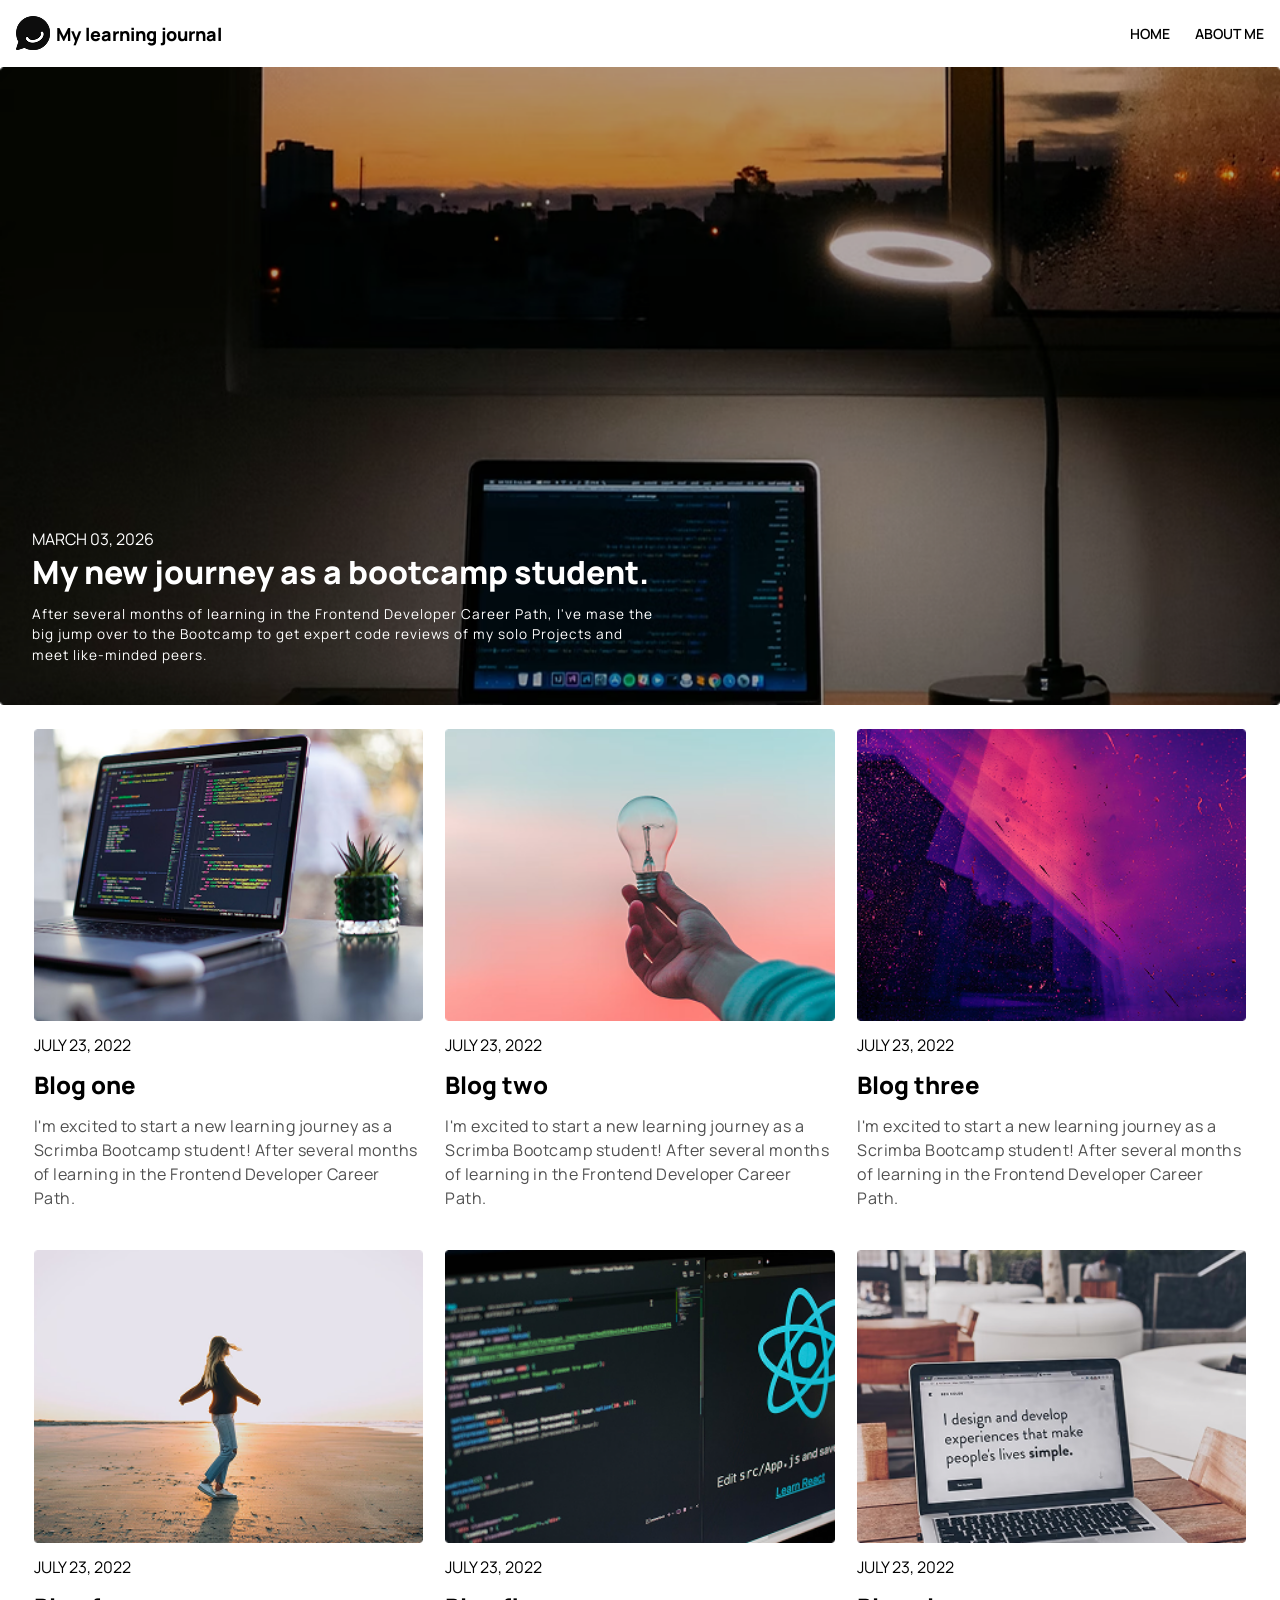
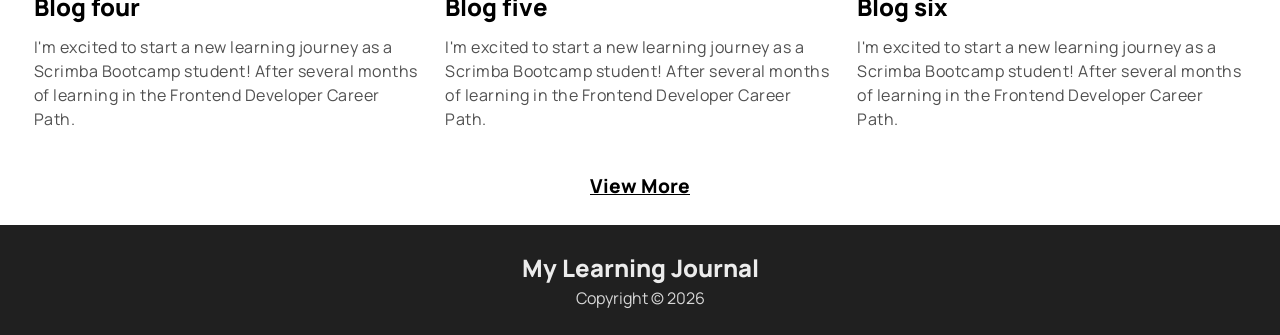
<file: index.html>
<!doctype html>
<html lang="en">
  <head>
    <meta name="viewport" content="width=device-width, initial-scale=1.0" />
    <title>My Learning Journal</title>
    <link rel="preconnect" href="https://fonts.googleapis.com" />
    <link rel="preconnect" href="https://fonts.gstatic.com" crossorigin />
    <link
      href="https://fonts.googleapis.com/css2?family=Manrope:wght@200..800&family=Source+Code+Pro:ital,wght@0,200..900;1,200..900&display=swap"
      rel="stylesheet"
    />
    <link rel="stylesheet" href="css/style.css" />
  </head>
  <body>
    <!-- Some html is provided to recent-blogs.html & about-me.html -->

    <header>
      <div class="site-logo">
        <img src="images/logo.png" alt="My learning journal logo smilie face" />
        <span>My learning journal</span>
      </div>
      <nav class="nav-bar">
        <ul>
          <li><a href="index.html">Home</a></li>
          <li><a href="about-me.html">About Me</a></li>
        </ul>
      </nav>
    </header>

    <main>
      <section class="hero-post">
        <div class="hero-post-wrapper">
          <span class="date">March 03, 2026</span>
          <h1><a href="recent-blogs.html">My new journey as a bootcamp student.</a></h1>
          <p>
            After several months of learning in the Frontend Developer Career
            Path, I've mase the big jump over to the Bootcamp to get expert code
            reviews of my solo Projects and meet like-minded peers.
          </p>
        </div>
      </section>

      <section class="main-posts">
        <article class="blog blog1">
          <img src="images/blog-image-01.png" alt="" />
          <span>july 23, 2022</span>
          <h3>Blog one</h3>
          <p>
            I'm excited to start a new learning journey as a Scrimba Bootcamp
            student! After several months of learning in the Frontend Developer
            Career Path.
          </p>
        </article>

        <article class="blog blog2">
          <img src="images/blog-image-02.png" alt="" />
          <span>july 23, 2022</span>
          <h3>Blog two</h3>
          <p>
            I'm excited to start a new learning journey as a Scrimba Bootcamp
            student! After several months of learning in the Frontend Developer
            Career Path.
          </p>
        </article>
        <article class="blog blog3">
          <img src="images/blog-image-03.png" alt="" />
          <span>july 23, 2022</span>
          <h3>Blog three</h3>
          <p>
            I'm excited to start a new learning journey as a Scrimba Bootcamp
            student! After several months of learning in the Frontend Developer
            Career Path.
          </p>
        </article>

        <article class="blog blog4">
          <img src="images/blog-image-04.png" alt="" />
          <span>july 23, 2022</span>
          <h3>Blog four</h3>
          <p>
            I'm excited to start a new learning journey as a Scrimba Bootcamp
            student! After several months of learning in the Frontend Developer
            Career Path.
          </p>
        </article>

        <article class="blog blog5">
          <img src="images/blog-image-05.png" alt="" />
          <span>july 23, 2022</span>
          <h3>Blog five</h3>
          <p>
            I'm excited to start a new learning journey as a Scrimba Bootcamp
            student! After several months of learning in the Frontend Developer
            Career Path.
          </p>
        </article>

        <article class="blog blog6">
          <img src="images/blog-image-06.png" alt="" />
          <span>july 23, 2022</span>
          <h3>Blog six</h3>
          <p>
            I'm excited to start a new learning journey as a Scrimba Bootcamp
            student! After several months of learning in the Frontend Developer
            Career Path.
          </p>
        </article>
      </section>
      <section class="view-more">
        <a href="#">View More</a>
      </section>
    </main>

    <footer>
      <div class="foot">
        <span class="site-name">My Learning Journal</span>
        <span class="copy-right">Copyright &copy; 2026</span>
      </div>
    </footer>
    
  </body>
</html>
</file>
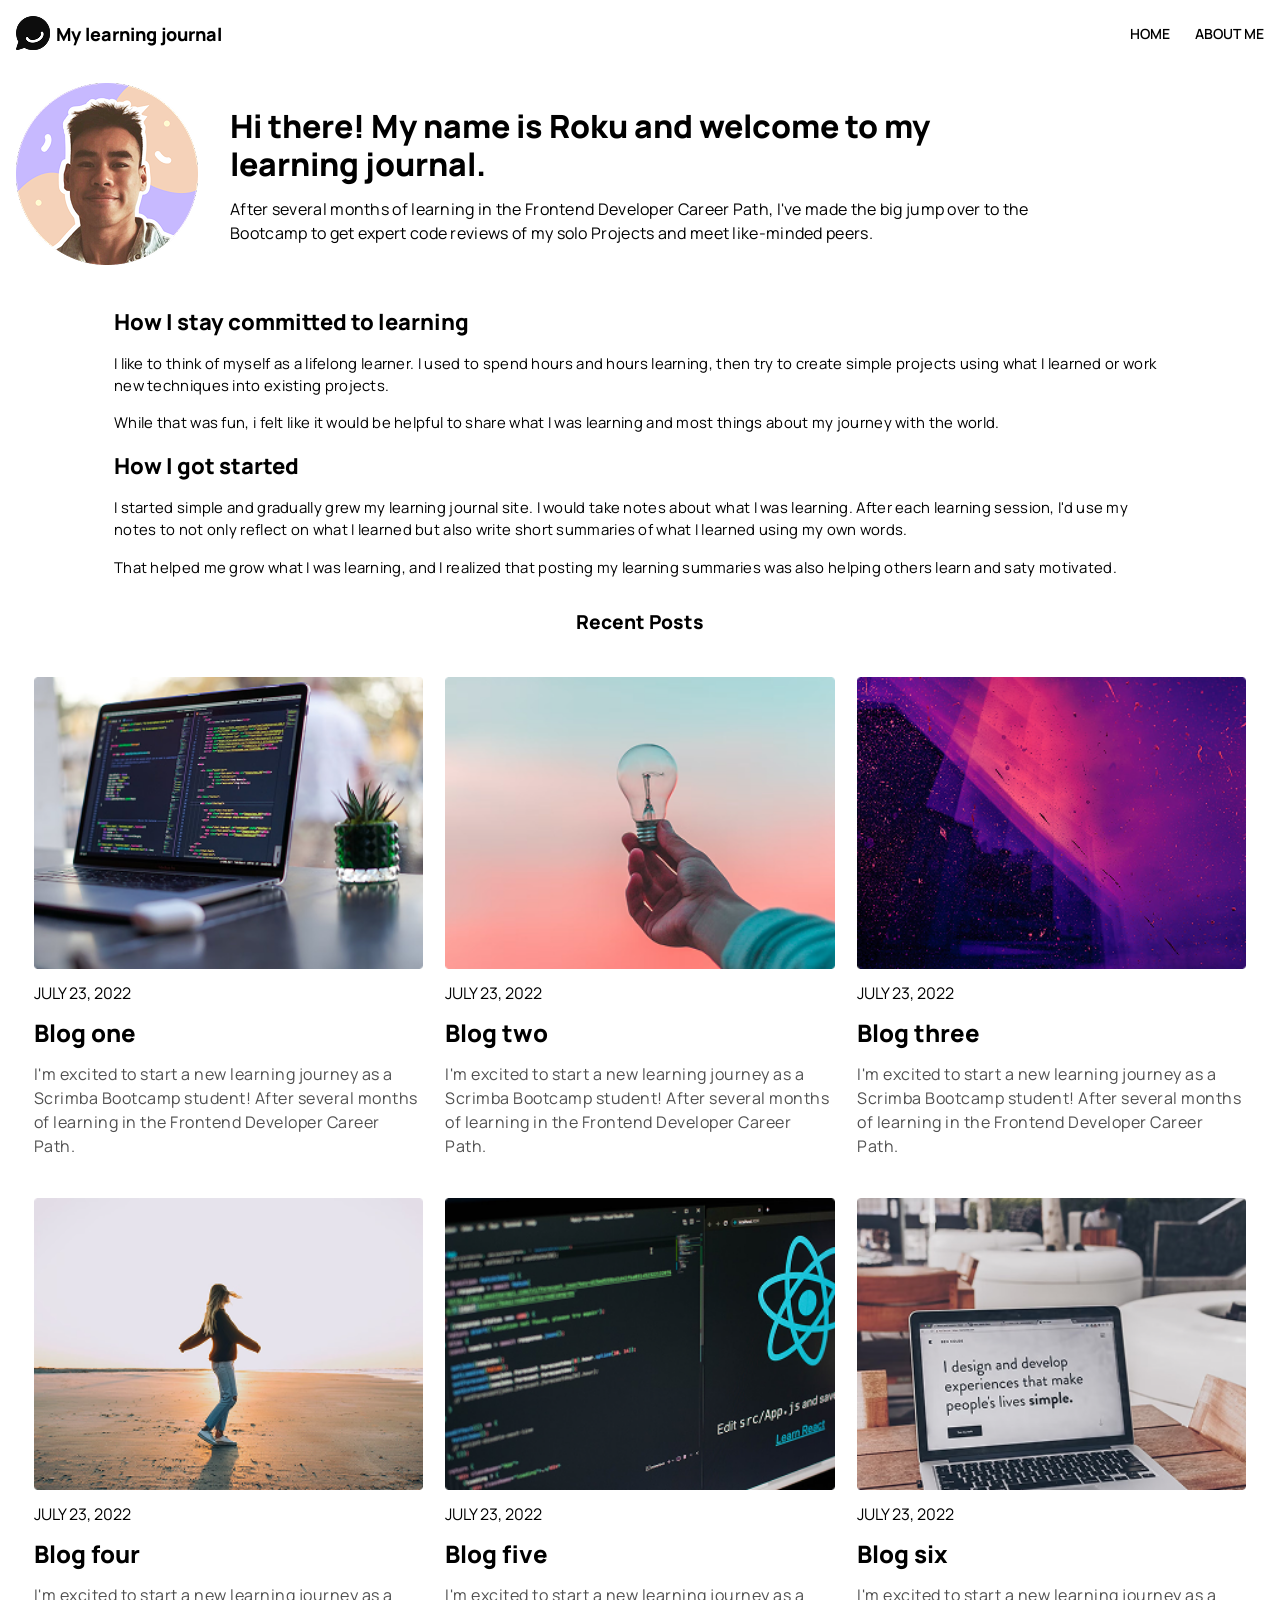
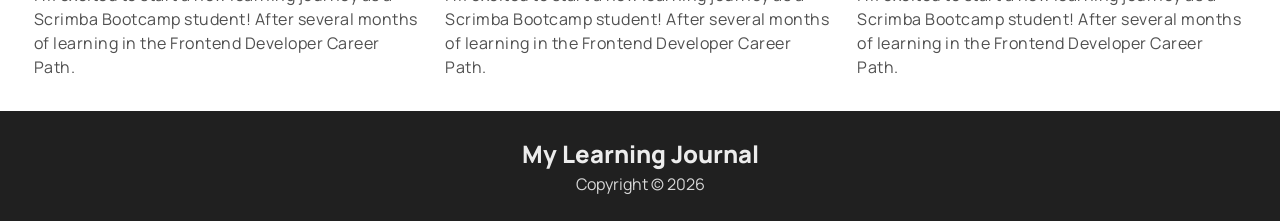
<file: about-me.html>
<!doctype html>
<html lang="en">
  <head>
    <meta name="viewport" content="width=device-width, initial-scale=1.0" />
    <title>About Me</title>
    <link rel="preconnect" href="https://fonts.googleapis.com" />
    <link rel="preconnect" href="https://fonts.gstatic.com" crossorigin />
    <link
      href="https://fonts.googleapis.com/css2?family=Manrope:wght@200..800&family=Source+Code+Pro:ital,wght@0,200..900;1,200..900&display=swap"
      rel="stylesheet"
    />
    <link rel="stylesheet" href="css/style.css" />
    <link rel="stylesheet" href="css/recent-blogs-style.css" />
    <link rel="stylesheet" href="css/about-me-style.css" />
  </head>
  <body>
    <!--  Some html is copy from index.html, recent-blogs.html-->

    <header>
      <div class="site-logo">
        <img src="images/logo.png" alt="My learning journal logo smilie face" />
        <span>My learning journal</span>
      </div>
      <nav class="nav-bar">
        <ul>
          <li><a href="index.html">Home</a></li>
          <li><a href="about-me.html">About Me</a></li>
        </ul>
      </nav>
    </header>

    <main>
      <section class="about-me">
        <div class="user-avatar">
          <img src="images/avatar.png" alt="A image of site owner." />
        </div>
        <div class="about-user">
          <h1>Hi there! My name is Roku and welcome to my learning journal.</h1>

          <p>
            After several months of learning in the Frontend Developer Career
            Path, I've made the big jump over to the Bootcamp to get expert code
            reviews of my solo Projects and meet like-minded peers.
          </p>
        </div>
      </section>
      <section class="full-blog">
        <div class="blog-description">
          <div class="disc disc-part1 user">
            <h4>How I stay committed to learning</h4>
            <p>
              I like to think of myself as a lifelong learner. I used to spend
              hours and hours learning, then try to create simple projects using
              what I learned or work new techniques into existing projects.
            </p>

            <p>
              While that was fun, i felt like it would be helpful to share what
              I was learning and most things about my journey with the world.
            </p>
          </div>

          <div class="disc disc-part2 user">
            <h4>How I got started</h4>
            <p>
              I started simple and gradually grew my learning journal site. I
              would take notes about what I was learning. After each learning
              session, I'd use my notes to not only reflect on what I learned
              but also write short summaries of what I learned using my own
              words.
            </p>

            <p>
              That helped me grow what I was learning, and I realized that
              posting my learning summaries was also helping others learn and
              saty motivated.
            </p>
          </div>
        </div>
      </section>
      <section class="recent-posts">
        <span>Recent Posts</span>
      </section>
      <section class="main-posts">
        <article class="blog blog1">
          <img src="images/blog-image-01.png" alt="" />
          <span>july 23, 2022</span>
          <h3>Blog one</h3>
          <p>
            I'm excited to start a new learning journey as a Scrimba Bootcamp
            student! After several months of learning in the Frontend Developer
            Career Path.
          </p>
        </article>

        <article class="blog blog2">
          <img src="images/blog-image-02.png" alt="" />
          <span>july 23, 2022</span>
          <h3>Blog two</h3>
          <p>
            I'm excited to start a new learning journey as a Scrimba Bootcamp
            student! After several months of learning in the Frontend Developer
            Career Path.
          </p>
        </article>
        <article class="blog blog3">
          <img src="images/blog-image-03.png" alt="" />
          <span>july 23, 2022</span>
          <h3>Blog three</h3>
          <p>
            I'm excited to start a new learning journey as a Scrimba Bootcamp
            student! After several months of learning in the Frontend Developer
            Career Path.
          </p>
        </article>

        <article class="blog blog4">
          <img src="images/blog-image-04.png" alt="" />
          <span>july 23, 2022</span>
          <h3>Blog four</h3>
          <p>
            I'm excited to start a new learning journey as a Scrimba Bootcamp
            student! After several months of learning in the Frontend Developer
            Career Path.
          </p>
        </article>

        <article class="blog blog5">
          <img src="images/blog-image-05.png" alt="" />
          <span>july 23, 2022</span>
          <h3>Blog five</h3>
          <p>
            I'm excited to start a new learning journey as a Scrimba Bootcamp
            student! After several months of learning in the Frontend Developer
            Career Path.
          </p>
        </article>

        <article class="blog blog6">
          <img src="images/blog-image-06.png" alt="" />
          <span>july 23, 2022</span>
          <h3>Blog six</h3>
          <p>
            I'm excited to start a new learning journey as a Scrimba Bootcamp
            student! After several months of learning in the Frontend Developer
            Career Path.
          </p>
        </article>
      </section>
    </main>

    <footer>
      <div class="foot">
        <span class="site-name">My Learning Journal</span>
        <span class="copy-right">Copyright &copy; 2026</span>
      </div>
    </footer>

  </body>
</html>
</file>
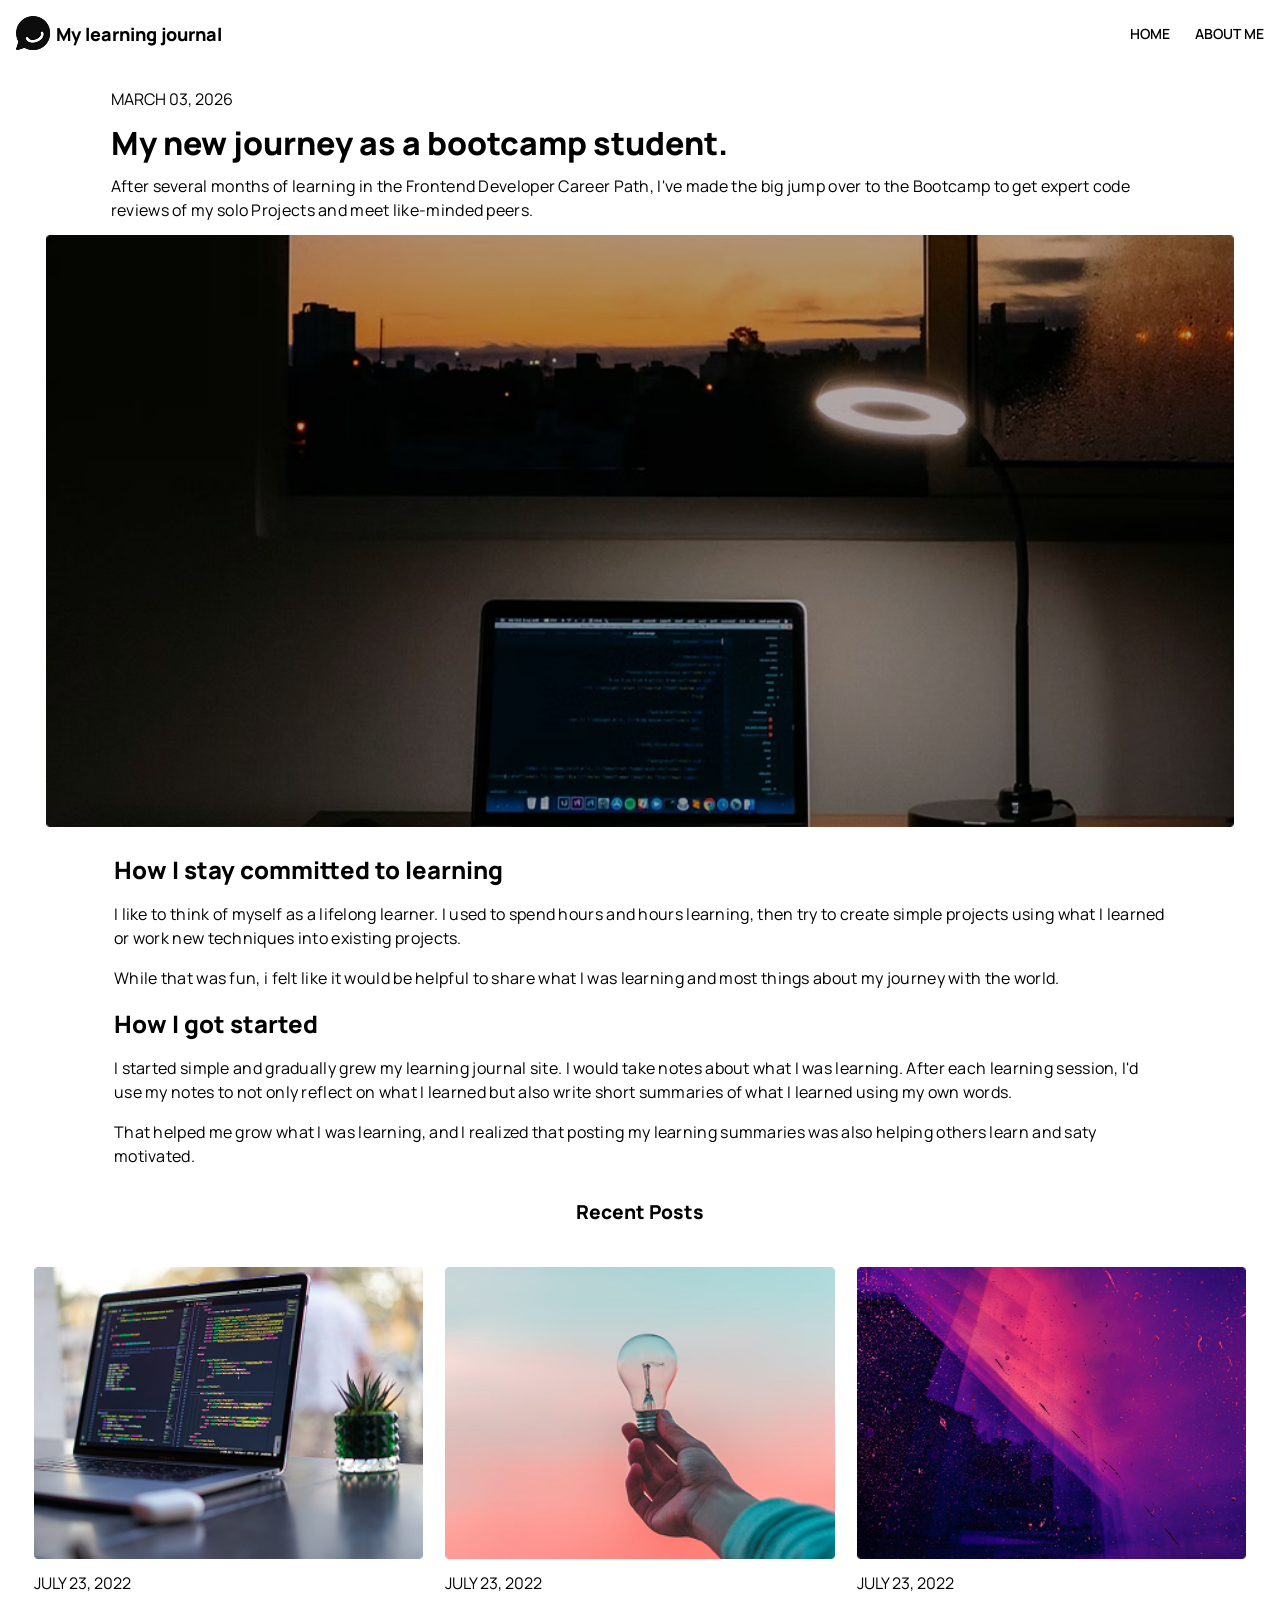
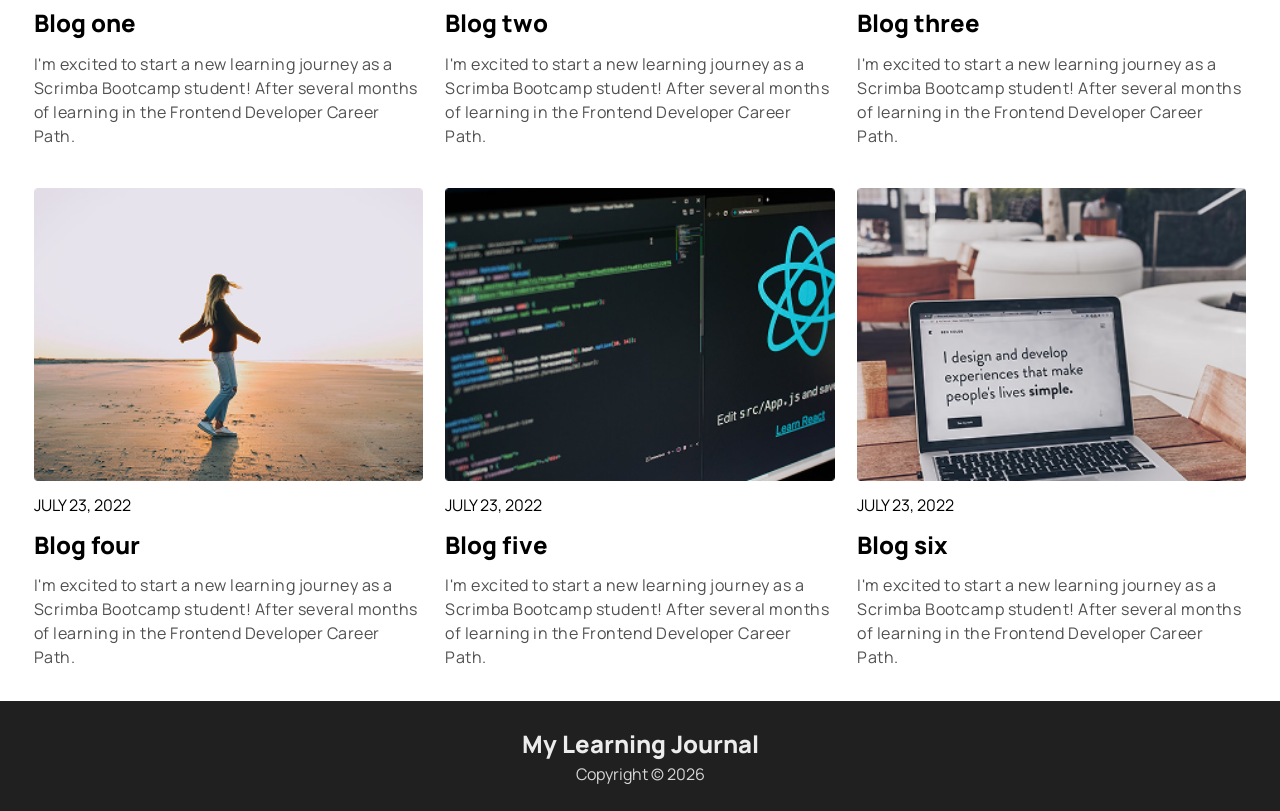
<file: recent-blogs.html>
<!doctype html>
<html lang="en">
  <head>
    <meta name="viewport" content="width=device-width, initial-scale=1.0" />
    <title>Blogs</title>
    <link rel="preconnect" href="https://fonts.googleapis.com" />
    <link rel="preconnect" href="https://fonts.gstatic.com" crossorigin />
    <link
      href="https://fonts.googleapis.com/css2?family=Manrope:wght@200..800&family=Source+Code+Pro:ital,wght@0,200..900;1,200..900&display=swap"
      rel="stylesheet"
    />
    <link rel="stylesheet" href="css/style.css" />
    <link rel="stylesheet" href="css/recent-blogs-style.css" />
  </head>
  <body>
    <!--  Some html is copy from index.html -->

    <header>
      <div class="site-logo">
        <img src="images/logo.png" alt="My learning journal logo smilie face" />
        <span>My learning journal</span>
      </div>
      <nav class="nav-bar">
        <ul>
          <li><a href="index.html">Home</a></li>
          <li><a href="about-me.html">About Me</a></li>
        </ul>
      </nav>
    </header>

    <main>
      <section class="full-blog">
        <div class="blog-head">
          <span class="date">March 03, 2026</span>
          <h1>
            <a href="recent-blogs.html"
              >My new journey as a bootcamp student.</a
            >
          </h1>
          <p>
            After several months of learning in the Frontend Developer Career
            Path, I've made the big jump over to the Bootcamp to get expert code
            reviews of my solo Projects and meet like-minded peers.
          </p>
        </div>

        <div class="blog-image">
          <img
            src="images/hero-post-01.png"
            alt="A image of laptop placed on the table in front of the window and its evening outside."
          />
        </div>

        <div class="blog-description">
          <div class="disc disc-part1">
            <h4>How I stay committed to learning</h4>
            <p>
              I like to think of myself as a lifelong learner. I used to spend
              hours and hours learning, then try to create simple projects using
              what I learned or work new techniques into existing projects.
            </p>

            <p>
              While that was fun, i felt like it would be helpful to share what
              I was learning and most things about my journey with the world.
            </p>
          </div>

          <div class="disc disc-part2">
            <h4>How I got started</h4>
            <p>
              I started simple and gradually grew my learning journal site. I
              would take notes about what I was learning. After each learning
              session, I'd use my notes to not only reflect on what I learned
              but also write short summaries of what I learned using my own
              words.
            </p>

            <p>
              That helped me grow what I was learning, and I realized that
              posting my learning summaries was also helping others learn and
              saty motivated.
            </p>
          </div>
        </div>
      </section>
      <section class="recent-posts">
        <span>Recent Posts</span>
      </section>
      <section class="main-posts">
        <article class="blog blog1">
          <img src="images/blog-image-01.png" alt="" />
          <span>july 23, 2022</span>
          <h3>Blog one</h3>
          <p>
            I'm excited to start a new learning journey as a Scrimba Bootcamp
            student! After several months of learning in the Frontend Developer
            Career Path.
          </p>
        </article>

        <article class="blog blog2">
          <img src="images/blog-image-02.png" alt="" />
          <span>july 23, 2022</span>
          <h3>Blog two</h3>
          <p>
            I'm excited to start a new learning journey as a Scrimba Bootcamp
            student! After several months of learning in the Frontend Developer
            Career Path.
          </p>
        </article>
        <article class="blog blog3">
          <img src="images/blog-image-03.png" alt="" />
          <span>july 23, 2022</span>
          <h3>Blog three</h3>
          <p>
            I'm excited to start a new learning journey as a Scrimba Bootcamp
            student! After several months of learning in the Frontend Developer
            Career Path.
          </p>
        </article>

        <article class="blog blog4">
          <img src="images/blog-image-04.png" alt="" />
          <span>july 23, 2022</span>
          <h3>Blog four</h3>
          <p>
            I'm excited to start a new learning journey as a Scrimba Bootcamp
            student! After several months of learning in the Frontend Developer
            Career Path.
          </p>
        </article>

        <article class="blog blog5">
          <img src="images/blog-image-05.png" alt="" />
          <span>july 23, 2022</span>
          <h3>Blog five</h3>
          <p>
            I'm excited to start a new learning journey as a Scrimba Bootcamp
            student! After several months of learning in the Frontend Developer
            Career Path.
          </p>
        </article>

        <article class="blog blog6">
          <img src="images/blog-image-06.png" alt="" />
          <span>july 23, 2022</span>
          <h3>Blog six</h3>
          <p>
            I'm excited to start a new learning journey as a Scrimba Bootcamp
            student! After several months of learning in the Frontend Developer
            Career Path.
          </p>
        </article>
      </section>

    </main>
    <footer>
      <div class="foot">
        <span class="site-name">My Learning Journal</span>
        <span class="copy-right">Copyright &copy; 2026</span>
      </div>
    </footer>

  </body>
</html>
</file>
<file: css/style.css>
/* This file is providing some css to recent-blogs-style.css, about-me-style.css */

/* Basic */
* {
    box-sizing: border-box;
}
html, 
body {
    margin: 0;
    padding: 0;
    color: #000;
    font-family: 'Manrope', sans-serif;
}

/* Layout */
/* header => site logo, title & nav-bar*/
header {
    display: flex;
    justify-content: space-between;
    align-items: center;
    padding: 0.5em;
}
.site-logo {
    padding: 0.5em;
    width: 60%;
    max-width: 250px;
    display: flex;
    align-items: center;
    gap: 0.3em;
}
.site-logo img {
    width: 15%;
    max-width: 90px;
}
.nav-bar {
    width: 40%;
    max-width: 150px;
}
nav ul {
    display: flex;
    justify-content: space-between;
    padding: 0 0.5em;
    list-style: none;
}
/* Main => hero section, blogs, view more*/
.hero-post {
    width: 100%;
    aspect-ratio: 979 / 488;
    background-image: url('../images/hero-post-01.png');
    background-size: cover;
    background-position: center;
    background-repeat: no-repeat;
    display: flex;
    align-items: flex-end;
    padding: 1.5em 1em;
}
.hero-post h1 {
    margin-top: 0;
    margin-bottom: 0.3em;
}
.hero-post p {
    margin-top: 0;
    margin-bottom: 0;
}
.hero-post-wrapper {
    padding: 1em;
    max-width: 400px;
}
.main-posts {
    display: grid;
    grid-template-columns: 1em 1fr 1em;
    gap: 1em 0;
    grid-template-areas: 
    ". ..... ."
    ". blog1 ."
    ". blog2 ."
    ". blog3 ."
    ". blog4 ."
    ". blog5 ."
    ". blog6 ."
    ". ..... ."
    ;
}
.blog1{
    grid-area: blog1;
}

.blog2{
    grid-area: blog2;
}
.blog3{
    grid-area: blog3;
}
.blog4{
    grid-area: blog4;
}

.blog5{
    grid-area: blog5;
}

.blog6{
    grid-area: blog6;
}
.blog{
    padding: 0.5em 0.3em;
}
.blog span{
    display: inline-block;
    margin-top: 0.5em;
}

.blog h3{
    margin-top: 0.5em;
    margin-bottom: 0;
}

.blog p{
    margin: 0.8em 0 0.5em 0;
}

.blog img{
    width: 100%;
    border-radius: 0.2em;
}
.view-more{
    padding: 0.625em 0.5em;
    display: flex;
    justify-content: center;
    align-items: center;
    margin-bottom: 1em;
}
/* footer => site name, copy right*/
footer{
    padding: 1.5625em 1.25em;
    background-color: #202020;
    display: flex;
    align-items: center;
    justify-content: center;
}
footer span{
    display: inline-block;
    width: 100%;
}

/* Typography */
/* header => site logo, title & nav-bar*/
.site-logo span{
    font-size: 0.875rem;
}
ul li {
    font-size: 0.6875rem;
    font-weight: 600;
}

/* Main => hero section, blogs*/
.hero-post a,
.hero-post {
    color: #fff;
}
.hero-post span {
    font-size: 0.875rem;
}

.hero-post h1 {
    font-size: 1.625rem;
}
.hero-post p{
    font-size: 0.85rem;
}
.hero-post p,
.blog p{
    letter-spacing: 0.2px;
}

.blog span {
    font-size: 0.875rem;
}

.blog h3 {
    font-size: 1.375rem;
}

.blog p {
    font-size: 0.8rem;
    line-height: 1.3;
    color: #505050;
}

.view-more a {
    text-decoration: underline;
    font-size: 0.8rem;
}
/* footer => site name, copy right*/
.foot{
    text-align: center;
}
.site-name {
    color: #ECECEC;
    font-size: 1.12rem;
}

.copy-right{
    color: #D7D7D7;
    font-size: 0.8rem;
}
/* header, main, foot => common settings */
header a,
.hero-post a{
    text-decoration: none;
}
.site-logo span,
.hero-post h1,
.blog h3,
.view-more a,
.site-name{
    font-weight: 900;
}
header a,
.view-more a{
    color: inherit;
}
ul li,
.hero-post span,
.blog span{
    text-transform: uppercase;
}
.hero-post p,
.foot {
    line-height: 1.5;
}

/* Media Query */
@media(min-width: 768px){
    .site-logo span{
        font-size: 1.125rem;
    }
    ul li {
        font-size: 0.875rem;
    }

    .hero-post {
        aspect-ratio: 979 / 488;
        max-height: 720px;             
    }
    .hero-post-wrapper{
        max-width: 740px;
        max-height: 300px;
    }
    .hero-post span {
    font-size: 1rem;
    }

    .hero-post h1 {
        font-size: 2rem;
    }
    .hero-post p{
        max-width: 630px;
        letter-spacing: 1px;
    }
    .main-posts {
        display: grid;
        grid-template-columns: 1em repeat(3, 1fr) 1em;
        gap: 1em 0.8em;
        grid-template-areas: 
        ". ..... ..... ..... ."
        ". blog1 blog2 blog3 ."
        ". blog4 blog5 blog6 ."
        ". ..... ..... ..... ."
        ;
    }
    .blog span {
        font-size: 1rem;
    }

    .blog h3 {
        font-size: 1.5rem;
    }

    .blog p {
        font-size: 1rem;
        line-height: 1.5;
        letter-spacing: 0.5px;
    }
    .view-more a {
        font-size: 1.2rem;
    }
    .site-name {
        color: #ECECEC;
        font-size: 1.5rem;
    }
    .copy-right{
        color: #D7D7D7;
        font-size: 1rem;
    }
}
</file>
<file: css/recent-blogs-style.css>
/* CSS of Header, Main => main-posts, Footer are link from css/style.css*/

/* Layout */
section,
.disc{
    margin-top: 0.5em;
}
.full-blog,
.recent-posts{
    display: flex;
}
.full-blog{
    padding: 0.5em;
    flex-direction: column;
    gap: 0.5em;
}
.blog-head{
    width: 95%;
}
.blog-head,
.disc{
    padding: 0.3em 0.5em;
}
.blog-head h1{
    margin-top: 0.5em;
}
.blog-head p{
    margin-top: 0.8em;
}
.blog-image{
    width: 97%;
}
.blog-image,
.disc h4{
    margin: 0 auto;
}
.blog-image img{
    width: 100%;
    border-radius: 0.2em;
}

.blog-description{
    padding: 0 0.2em;
}
.blog-head p,
.disc p,
.blog-head h1{
    margin-bottom: 0;
}
.disc p{
    margin-top: 1em;
}
.recent-posts{
    padding: 0.625em 1.5625em;
    justify-content: center;
    align-items: center;
}

/* Typography */
.blog-head span{
    text-transform: uppercase;
    font-size: 0.75rem;
}
.blog-head h1{
    font-size: 1.625rem;
    line-height: 1.1;
}
.blog-head a{
    text-decoration: none;
    color: inherit;
}
.blog-head p,
.disc p{
    font-size: 0.875rem;
    line-height: 1.5;
    letter-spacing: 0.2px;
}
.disc h4,
.recent-posts span{
    font-size: 1rem;
}
.blog-head h1,
.disc h4,
.recent-posts span{
    font-weight: 900;
}
/* Media Query */
@media (min-width: 768px) {
    .blog-head,
    .blog-description{
        margin: 0 auto;
        width: 85%;
    }
    .blog-image {
        width: 94%;
    }
    .blog-head span{
    font-size: 1rem;
    }
    .blog-head h1{
        font-size: 2rem;
    }
    .blog-head p,
    .disc p{
        font-size: 1rem;
        letter-spacing: 0.3px;
    }
    .disc h4{
        font-size: 1.5rem;
    }
    .recent-posts span {
        font-size: 1.2rem;
    }
}
</file>
<file: css/about-me-style.css>
/* CSS of Header, Main => main-posts, Footer are link from css/style.css*/
/* Css of  Main => blog-description is link from css/recent-blogs-style.css*/

/* layout */
.about-me{
    display: flex;
    flex-direction: column;
    gap: 0.5em 1em;
}
.user-avatar,
.about-user{
    padding: 0.5em 1em;
}
.about-user h1{
    margin-top: 0;
    margin-bottom: 0;
}

.about-user p{
    margin-top: 0.8em;
    margin-bottom: 0;
}
/* Typograhy */
.about-user h1{
    font-size: 1.7rem;
    font-weight: 900;
    line-height: 1.2;
}
.about-user p{
    font-size: 0.875rem;
    line-height: 1.5;
    letter-spacing: 0.2px;
}

/* Media Query */
@media (max-width: 767px){
    .about-user h1{
        max-width: 320px;
    }
    .about-user p{
        max-width: 360px;

    }
}
@media (min-width: 768px){
    .about-me{
        flex-direction: row;
    }
    .about-user{
        padding: 2em 0;
        max-width: 820px;
    }
    .about-user h1{
        font-size: 2rem;

    }
    .about-user p{
        font-size: 1rem;
        letter-spacing: 0.3px;
    }
    .user p{
        font-size: 0.93rem;
        letter-spacing: 0.3px;
    }
    .user h4{
        font-size: 1.375rem;
    }
}
</file>
